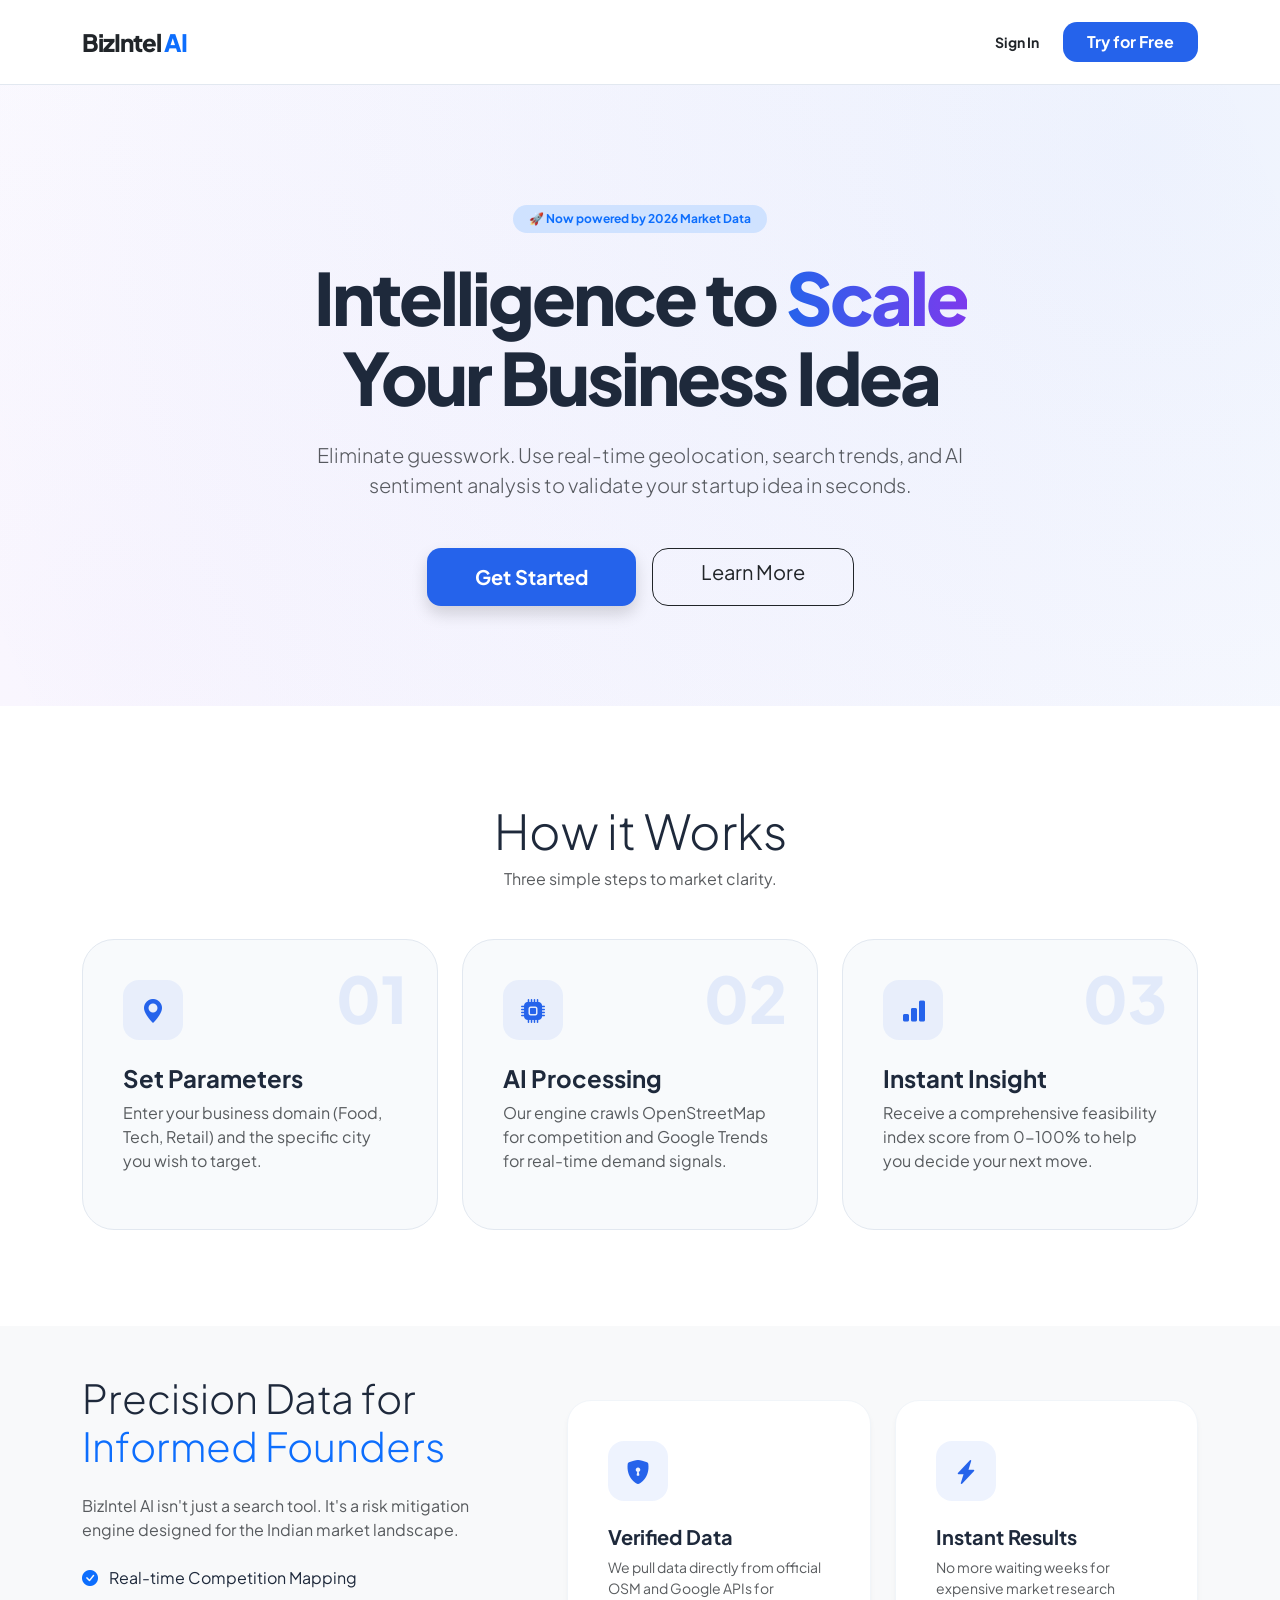
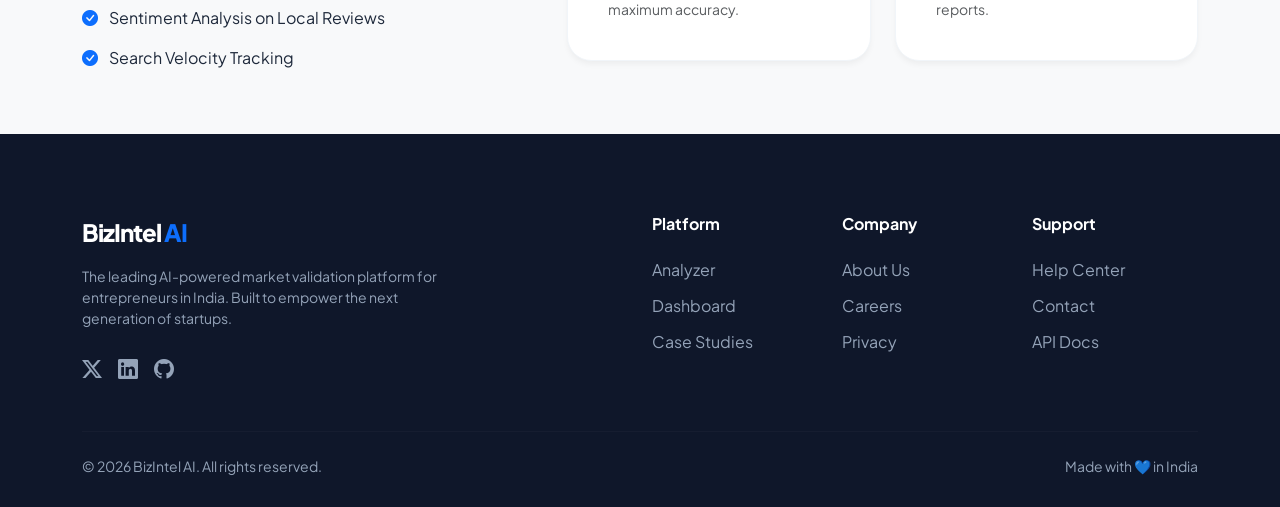
<file: templates/index.html>
<!DOCTYPE html>
<html lang="en">
<head>
    <meta charset="UTF-8">
    <meta name="viewport" content="width=device-width, initial-scale=1.0">
    <title>BizIntel AI | Smart Business Analyzer</title>
    <link href="https://fonts.googleapis.com/css2?family=Plus+Jakarta+Sans:wght@400;600;700;800&display=swap" rel="stylesheet">
    <link href="https://cdn.jsdelivr.net/npm/bootstrap@5.3.0/dist/css/bootstrap.min.css" rel="stylesheet">
    <link rel="stylesheet" href="https://cdn.jsdelivr.net/npm/bootstrap-icons@1.11.0/font/bootstrap-icons.css">
    
    <style>
        :root {
            --primary-blue: #2563eb;
            --soft-bg: #f8fafc;
            --dark-navy: #0f172a;
        }

        body {
            font-family: 'Plus Jakarta Sans', sans-serif;
            background-color: #ffffff;
            color: #1e293b;
            scroll-behavior: smooth;
        }

        /* --- NAVBAR --- */
        .navbar-custom {
            backdrop-filter: blur(12px);
            background: rgba(255, 255, 255, 0.9);
            border-bottom: 1px solid #e2e8f0;
            padding: 1.2rem 0;
        }

        .logo-text { font-weight: 800; font-size: 1.5rem; letter-spacing: -1px; }

        /* --- HERO SECTION --- */
        .hero-section {
            padding: 120px 0 100px;
            background: radial-gradient(circle at 90% 10%, rgba(37, 99, 235, 0.08), transparent),
                        radial-gradient(circle at 10% 90%, rgba(124, 58, 237, 0.05), transparent);
        }

        .hero-title {
            font-size: clamp(2.5rem, 6vw, 4.5rem);
            font-weight: 800;
            line-height: 1.1;
            letter-spacing: -3px;
            margin-bottom: 1.5rem;
        }

        .hero-title span {
            background: linear-gradient(90deg, #2563eb, #7c3aed);
            -webkit-background-clip: text;
            -webkit-text-fill-color: transparent;
        }

        /* --- HOW IT WORKS --- */
        .step-card {
            padding: 40px;
            border-radius: 32px;
            background: var(--soft-bg);
            border: 1px solid #e2e8f0;
            position: relative;
            height: 100%;
        }

        .step-number {
            font-weight: 800;
            font-size: 4rem;
            color: rgba(37, 99, 235, 0.1);
            position: absolute;
            top: 10px;
            right: 30px;
        }

        /* --- FEATURES --- */
        .feature-card {
            background: #ffffff;
            border: 1px solid #f1f5f9;
            border-radius: 24px;
            padding: 2.5rem;
            transition: all 0.4s cubic-bezier(0.4, 0, 0.2, 1);
            box-shadow: 0 4px 6px -1px rgba(0, 0, 0, 0.05);
        }

        .feature-card:hover {
            transform: translateY(-12px);
            box-shadow: 0 25px 50px -12px rgba(0, 0, 0, 0.08);
            border-color: var(--primary-blue);
        }

        .icon-circle {
            width: 60px;
            height: 60px;
            background: rgba(37, 99, 235, 0.08);
            color: var(--primary-blue);
            border-radius: 16px;
            display: flex;
            align-items: center;
            justify-content: center;
            font-size: 1.5rem;
            margin-bottom: 1.5rem;
        }

        /* --- FOOTER --- */
        .footer-main {
            background: var(--dark-navy);
            color: #94a3b8;
            padding: 80px 0 30px;
        }

        .footer-title { color: #ffffff; font-weight: 700; margin-bottom: 25px; }
        .footer-link { color: #94a3b8; text-decoration: none; transition: 0.3s; display: block; margin-bottom: 12px; }
        .footer-link:hover { color: #ffffff; padding-left: 5px; }

        .btn-primary-custom {
            background: var(--primary-blue);
            color: white;
            padding: 14px 32px;
            border-radius: 14px;
            font-weight: 700;
            border: none;
            transition: 0.3s;
        }

        .btn-primary-custom:hover {
            background: #1d4ed8;
            box-shadow: 0 12px 20px -5px rgba(37, 99, 235, 0.4);
        }
    </style>
</head>
<body>

    <nav class="navbar navbar-expand-lg navbar-custom sticky-top">
        <div class="container">
            <a class="navbar-brand logo-text text-dark" href="/">
                BizIntel <span class="text-primary">AI</span>
            </a>
            <div class="ms-auto d-flex align-items-center gap-4">
                <a href="/login" class="text-dark fw-bold text-decoration-none small">Sign In</a>
                <a href="/register" class="btn btn-primary-custom px-4 py-2 small">Try for Free</a>
            </div>
        </div>
    </nav>

    <header class="hero-section">
        <div class="container text-center">
            <span class="badge rounded-pill bg-primary-subtle text-primary px-3 py-2 fw-bold mb-4">
                🚀 Now powered by 2026 Market Data
            </span>
            <h1 class="hero-title mx-auto" style="max-width: 1000px;">
                Intelligence to <span>Scale</span> <br>Your Business Idea
            </h1>
            <p class="lead text-muted mb-5 mx-auto" style="max-width: 650px; font-size: 1.25rem;">
                Eliminate guesswork. Use real-time geolocation, search trends, and AI sentiment analysis to validate your startup idea in seconds.
            </p>
            <div class="d-flex justify-content-center gap-3">
                <a href="/login" class="btn btn-primary-custom btn-lg px-5 shadow">Get Started</a>
                <a href="#how-it-works" class="btn btn-outline-dark btn-lg px-5 rounded-4">Learn More</a>
            </div>
        </div>
    </header>

    <section id="how-it-works" class="py-5">
        <div class="container py-5">
            <div class="text-center mb-5">
                <h2 class="fw-800 display-5">How it Works</h2>
                <p class="text-muted">Three simple steps to market clarity.</p>
            </div>
            <div class="row g-4">
                <div class="col-md-4">
                    <div class="step-card">
                        <span class="step-number">01</span>
                        <div class="icon-circle"><i class="bi bi-geo-alt-fill"></i></div>
                        <h4 class="fw-bold">Set Parameters</h4>
                        <p class="text-muted">Enter your business domain (Food, Tech, Retail) and the specific city you wish to target.</p>
                    </div>
                </div>
                <div class="col-md-4">
                    <div class="step-card">
                        <span class="step-number">02</span>
                        <div class="icon-circle"><i class="bi bi-cpu-fill"></i></div>
                        <h4 class="fw-bold">AI Processing</h4>
                        <p class="text-muted">Our engine crawls OpenStreetMap for competition and Google Trends for real-time demand signals.</p>
                    </div>
                </div>
                <div class="col-md-4">
                    <div class="step-card">
                        <span class="step-number">03</span>
                        <div class="icon-circle"><i class="bi bi-bar-chart-fill"></i></div>
                        <h4 class="fw-bold">Instant Insight</h4>
                        <p class="text-muted">Receive a comprehensive feasibility index score from 0-100% to help you decide your next move.</p>
                    </div>
                </div>
            </div>
        </div>
    </section>

    <section class="py-5 bg-light">
        <div class="container">
            <div class="row g-5 align-items-center">
                <div class="col-lg-5">
                    <h2 class="display-6 fw-800 mb-4">Precision Data for <br><span class="text-primary">Informed Founders</span></h2>
                    <p class="text-muted mb-4">BizIntel AI isn't just a search tool. It's a risk mitigation engine designed for the Indian market landscape.</p>
                    <ul class="list-unstyled">
                        <li class="mb-3"><i class="bi bi-check-circle-fill text-primary me-2"></i> Real-time Competition Mapping</li>
                        <li class="mb-3"><i class="bi bi-check-circle-fill text-primary me-2"></i> Sentiment Analysis on Local Reviews</li>
                        <li class="mb-3"><i class="bi bi-check-circle-fill text-primary me-2"></i> Search Velocity Tracking</li>
                    </ul>
                </div>
                <div class="col-lg-7">
                    <div class="row g-4">
                        <div class="col-md-6">
                            <div class="feature-card">
                                <div class="icon-circle"><i class="bi bi-shield-lock-fill"></i></div>
                                <h5 class="fw-bold">Verified Data</h5>
                                <p class="small text-muted mb-0">We pull data directly from official OSM and Google APIs for maximum accuracy.</p>
                            </div>
                        </div>
                        <div class="col-md-6">
                            <div class="feature-card">
                                <div class="icon-circle"><i class="bi bi-lightning-charge-fill"></i></div>
                                <h5 class="fw-bold">Instant Results</h5>
                                <p class="small text-muted mb-0">No more waiting weeks for expensive market research reports.</p>
                            </div>
                        </div>
                    </div>
                </div>
            </div>
        </div>
    </section>

    <footer class="footer-main">
        <div class="container">
            <div class="row g-4">
                <div class="col-lg-4">
                    <a class="navbar-brand logo-text text-white mb-3 d-block" href="#">
                        BizIntel <span class="text-primary">AI</span>
                    </a>
                    <p class="small">The leading AI-powered market validation platform for entrepreneurs in India. Built to empower the next generation of startups.</p>
                    <div class="d-flex gap-3 fs-5 mt-4">
                        <i class="bi bi-twitter-x"></i>
                        <i class="bi bi-linkedin"></i>
                        <i class="bi bi-github"></i>
                    </div>
                </div>
                <div class="col-md-2 offset-lg-2">
                    <h6 class="footer-title">Platform</h6>
                    <a href="/analysis" class="footer-link">Analyzer</a>
                    <a href="/dashboard" class="footer-link">Dashboard</a>
                    <a href="/reports" class="footer-link">Case Studies</a>
                </div>
                <div class="col-md-2">
                    <h6 class="footer-title">Company</h6>
                    <a href="/about" class="footer-link">About Us</a>
                    <a href="/careers" class="footer-link">Careers</a>
                    <a href="/privacy" class="footer-link">Privacy</a>
                </div>
                <div class="col-md-2">
                    <h6 class="footer-title">Support</h6>
                    <a href="#" class="footer-link">Help Center</a>
                    <a href="#" class="footer-link">Contact</a>
                    <a href="#" class="footer-link">API Docs</a>
                </div>
            </div>
            <hr class="mt-5 mb-4" style="border-color: rgba(255,255,255,0.1);">
            <div class="row align-items-center">
                <div class="col-md-6 text-center text-md-start">
                    <p class="small mb-0">&copy; 2026 BizIntel AI. All rights reserved.</p>
                </div>
                <div class="col-md-6 text-center text-md-end">
                    <p class="small mb-0">Made with 💙 in India</p>
                </div>
            </div>
        </div>
    </footer>

    <script src="https://cdn.jsdelivr.net/npm/bootstrap@5.3.0/dist/js/bootstrap.bundle.min.js"></script>
</body>
</html>
</file>
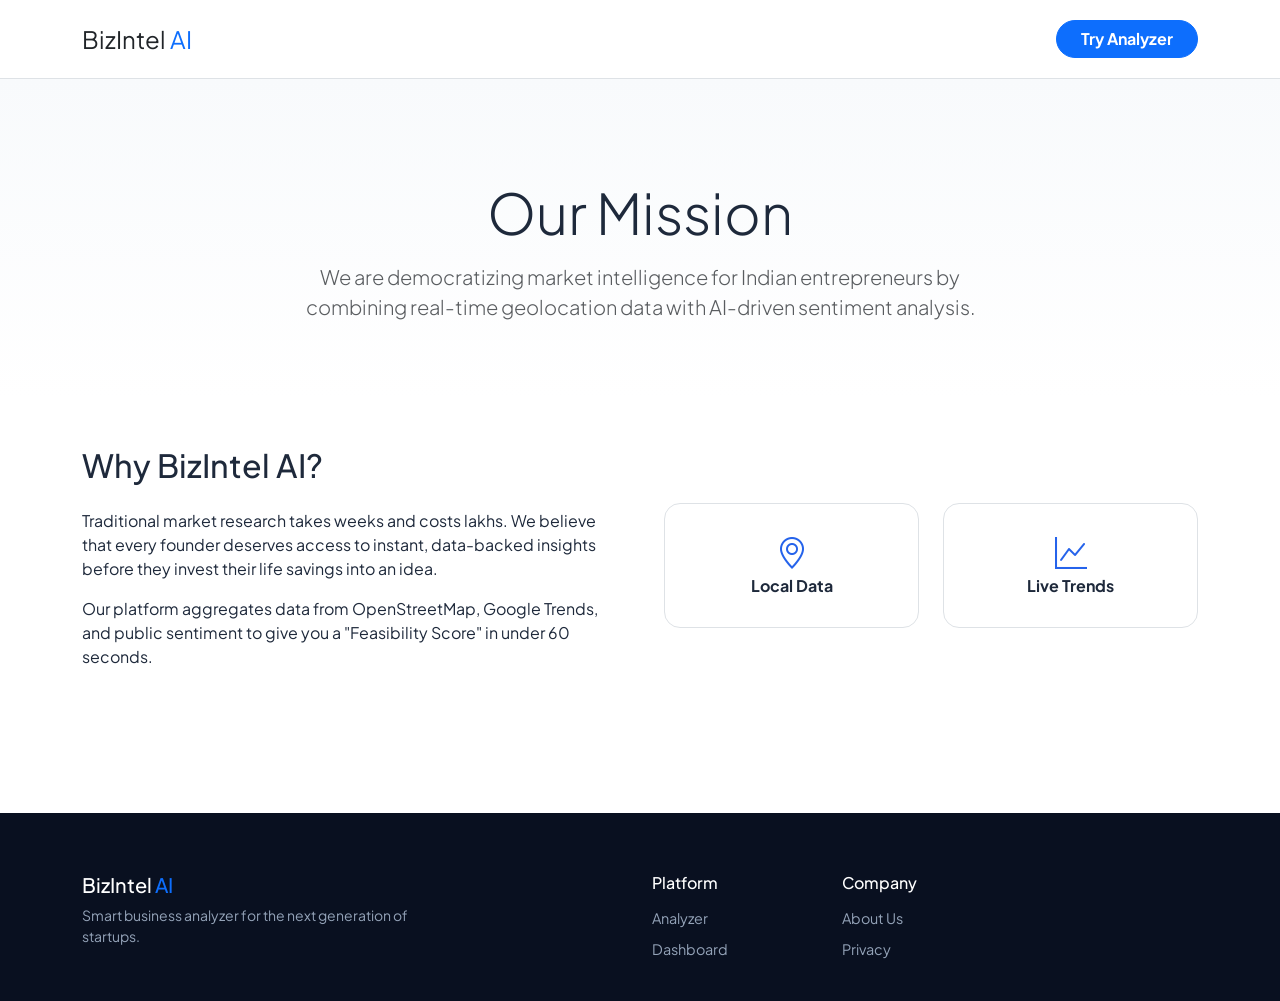
<file: templates/about.html>
<!DOCTYPE html>
<html lang="en">
<head>
    <meta charset="UTF-8">
    <meta name="viewport" content="width=device-width, initial-scale=1.0">
    <title>About Us | BizIntel AI</title>
    <link href="https://fonts.googleapis.com/css2?family=Plus+Jakarta+Sans:wght@400;600;700;800&display=swap" rel="stylesheet">
    <link href="https://cdn.jsdelivr.net/npm/bootstrap@5.3.0/dist/css/bootstrap.min.css" rel="stylesheet">
    <link rel="stylesheet" href="https://cdn.jsdelivr.net/npm/bootstrap-icons@1.11.0/font/bootstrap-icons.css">
    <style>
        :root { --primary-blue: #2563eb; --dark-navy: #091020; }
        body { font-family: 'Plus Jakarta Sans', sans-serif; background-color: #ffffff; color: #1e293b; }
        .hero-about { padding: 100px 0 60px; background: linear-gradient(to bottom, #f8fafc, #ffffff); }
        .feature-icon { font-size: 2rem; color: var(--primary-blue); margin-bottom: 20px; }
        .footer-main { background-color: var(--dark-navy); color: #94a3b8; padding: 60px 0 30px; margin-top: 80px; }
        .footer-link { color: #94a3b8; text-decoration: none; display: block; margin-bottom: 10px; font-size: 0.9rem; }
    </style>
</head>
<body>

    <nav class="navbar navbar-expand-lg border-bottom py-3 sticky-top bg-white">
        <div class="container">
            <a class="navbar-brand fw-800 fs-4 text-dark" href="/">BizIntel <span class="text-primary">AI</span></a>
            <div class="ms-auto"><a href="/analysis" class="btn btn-primary rounded-pill px-4 fw-bold">Try Analyzer</a></div>
        </div>
    </nav>

    <header class="hero-about text-center">
        <div class="container">
            <h1 class="display-4 fw-800 mb-3">Our Mission</h1>
            <p class="lead text-muted mx-auto" style="max-width: 700px;">We are democratizing market intelligence for Indian entrepreneurs by combining real-time geolocation data with AI-driven sentiment analysis.</p>
        </div>
    </header>

    <section class="py-5">
        <div class="container">
            <div class="row g-5 align-items-center">
                <div class="col-lg-6">
                    <h2 class="fw-800 mb-4">Why BizIntel AI?</h2>
                    <p>Traditional market research takes weeks and costs lakhs. We believe that every founder deserves access to instant, data-backed insights before they invest their life savings into an idea.</p>
                    <p>Our platform aggregates data from OpenStreetMap, Google Trends, and public sentiment to give you a "Feasibility Score" in under 60 seconds.</p>
                </div>
                <div class="col-lg-6">
                    <div class="row g-4 text-center">
                        <div class="col-6"><div class="p-4 border rounded-4"><i class="bi bi-geo-alt feature-icon"></i><h6 class="fw-bold">Local Data</h6></div></div>
                        <div class="col-6"><div class="p-4 border rounded-4"><i class="bi bi-graph-up feature-icon"></i><h6 class="fw-bold">Live Trends</h6></div></div>
                    </div>
                </div>
            </div>
        </div>
    </section>

    <footer class="footer-main">
        <div class="container">
            <div class="row g-4">
                <div class="col-lg-4"><h5 class="text-white fw-800">BizIntel <span class="text-primary">AI</span></h5><p class="small">Smart business analyzer for the next generation of startups.</p></div>
                <div class="col-md-2 offset-lg-2"><h6 class="text-white mb-3">Platform</h6><a href="/analysis" class="footer-link">Analyzer</a><a href="/dashboard" class="footer-link">Dashboard</a></div>
                <div class="col-md-2"><h6 class="text-white mb-3">Company</h6><a href="/about" class="footer-link">About Us</a><a href="/privacy" class="footer-link">Privacy</a></div>
            </div>
        </div>
    </footer>
</body>
</html>
</file>
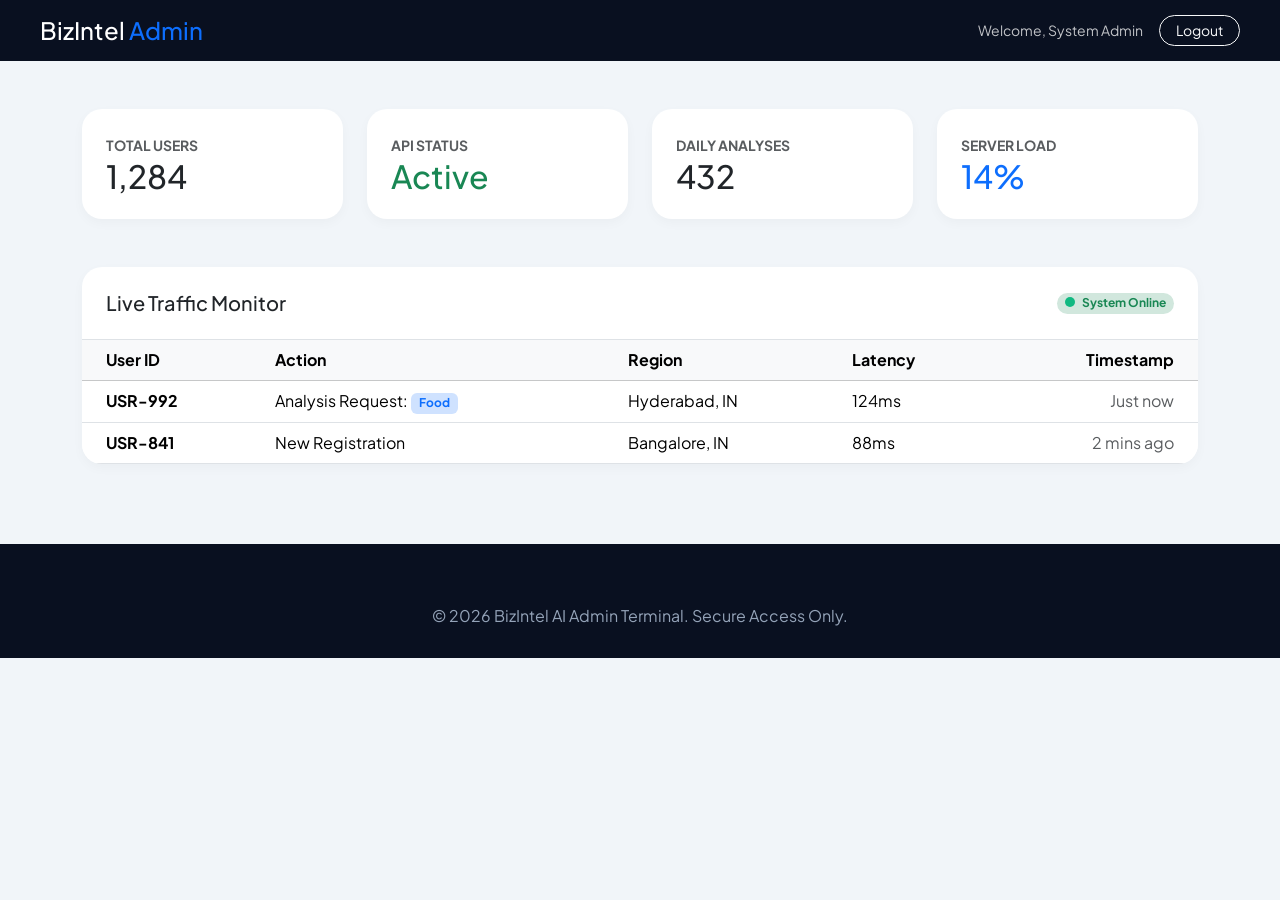
<file: templates/admin_monitor.html>
<!DOCTYPE html>
<html lang="en">
<head>
    <meta charset="UTF-8">
    <meta name="viewport" content="width=device-width, initial-scale=1.0">
    <title>Admin Monitor | BizIntel AI</title>
    <link href="https://fonts.googleapis.com/css2?family=Plus+Jakarta+Sans:wght@400;600;700;800&display=swap" rel="stylesheet">
    <link href="https://cdn.jsdelivr.net/npm/bootstrap@5.3.0/dist/css/bootstrap.min.css" rel="stylesheet">
    <link rel="stylesheet" href="https://cdn.jsdelivr.net/npm/bootstrap-icons@1.11.0/font/bootstrap-icons.css">
    <style>
        :root { --primary-blue: #2563eb; --dark-navy: #091020; }
        body { background-color: #f1f5f9; font-family: 'Plus Jakarta Sans', sans-serif; }
        .admin-nav { background: var(--dark-navy); color: white; padding: 15px 40px; }
        .stat-card { background: white; border-radius: 20px; border: none; box-shadow: 0 4px 12px rgba(0,0,0,0.03); transition: 0.3s; }
        .stat-card:hover { transform: translateY(-5px); }
        .status-dot { height: 10px; width: 10px; background-color: #10b981; border-radius: 50%; display: inline-block; margin-right: 5px; }
        .footer-main { background-color: var(--dark-navy); color: #94a3b8; padding: 60px 0 30px; margin-top: 80px; }
        .footer-link { color: #94a3b8; text-decoration: none; display: block; margin-bottom: 10px; font-size: 0.9rem; }
    </style>
</head>
<body>

    <nav class="admin-nav d-flex justify-content-between align-items-center">
        <h4 class="mb-0 fw-800">BizIntel <span class="text-primary">Admin</span></h4>
        <div class="d-flex align-items-center gap-3">
            <span class="small opacity-75">Welcome, System Admin</span>
            <a href="/logout" class="btn btn-outline-light btn-sm rounded-pill px-3">Logout</a>
        </div>
    </nav>

    <div class="container mt-5">
        <div class="row g-4 mb-5">
            <div class="col-md-3">
                <div class="stat-card p-4">
                    <small class="text-muted fw-bold">TOTAL USERS</small>
                    <h2 class="fw-800 mb-0">1,284</h2>
                </div>
            </div>
            <div class="col-md-3">
                <div class="stat-card p-4">
                    <small class="text-muted fw-bold">API STATUS</small>
                    <h2 class="fw-800 mb-0 text-success">Active</h2>
                </div>
            </div>
            <div class="col-md-3">
                <div class="stat-card p-4">
                    <small class="text-muted fw-bold">DAILY ANALYSES</small>
                    <h2 class="fw-800 mb-0">432</h2>
                </div>
            </div>
            <div class="col-md-3">
                <div class="stat-card p-4">
                    <small class="text-muted fw-bold">SERVER LOAD</small>
                    <h2 class="fw-800 mb-0 text-primary">14%</h2>
                </div>
            </div>
        </div>

        <div class="card stat-card p-0 overflow-hidden">
            <div class="p-4 border-bottom d-flex justify-content-between align-items-center">
                <h5 class="fw-800 mb-0">Live Traffic Monitor</h5>
                <span class="badge bg-success-subtle text-success rounded-pill"><span class="status-dot"></span> System Online</span>
            </div>
            <div class="table-responsive">
                <table class="table table-hover mb-0">
                    <thead class="table-light">
                        <tr>
                            <th class="ps-4">User ID</th>
                            <th>Action</th>
                            <th>Region</th>
                            <th>Latency</th>
                            <th class="text-end pe-4">Timestamp</th>
                        </tr>
                    </thead>
                    <tbody>
                        <tr>
                            <td class="ps-4 fw-bold">USR-992</td>
                            <td>Analysis Request: <span class="badge bg-primary-subtle text-primary">Food</span></td>
                            <td>Hyderabad, IN</td>
                            <td>124ms</td>
                            <td class="text-end pe-4 text-muted">Just now</td>
                        </tr>
                        <tr>
                            <td class="ps-4 fw-bold">USR-841</td>
                            <td>New Registration</td>
                            <td>Bangalore, IN</td>
                            <td>88ms</td>
                            <td class="text-end pe-4 text-muted">2 mins ago</td>
                        </tr>
                    </tbody>
                </table>
            </div>
        </div>
    </div>

    <footer class="footer-main">
        <div class="container text-center">
            <p class="mb-0">© 2026 BizIntel AI Admin Terminal. Secure Access Only.</p>
        </div>
    </footer>

</body>
</html>
</file>
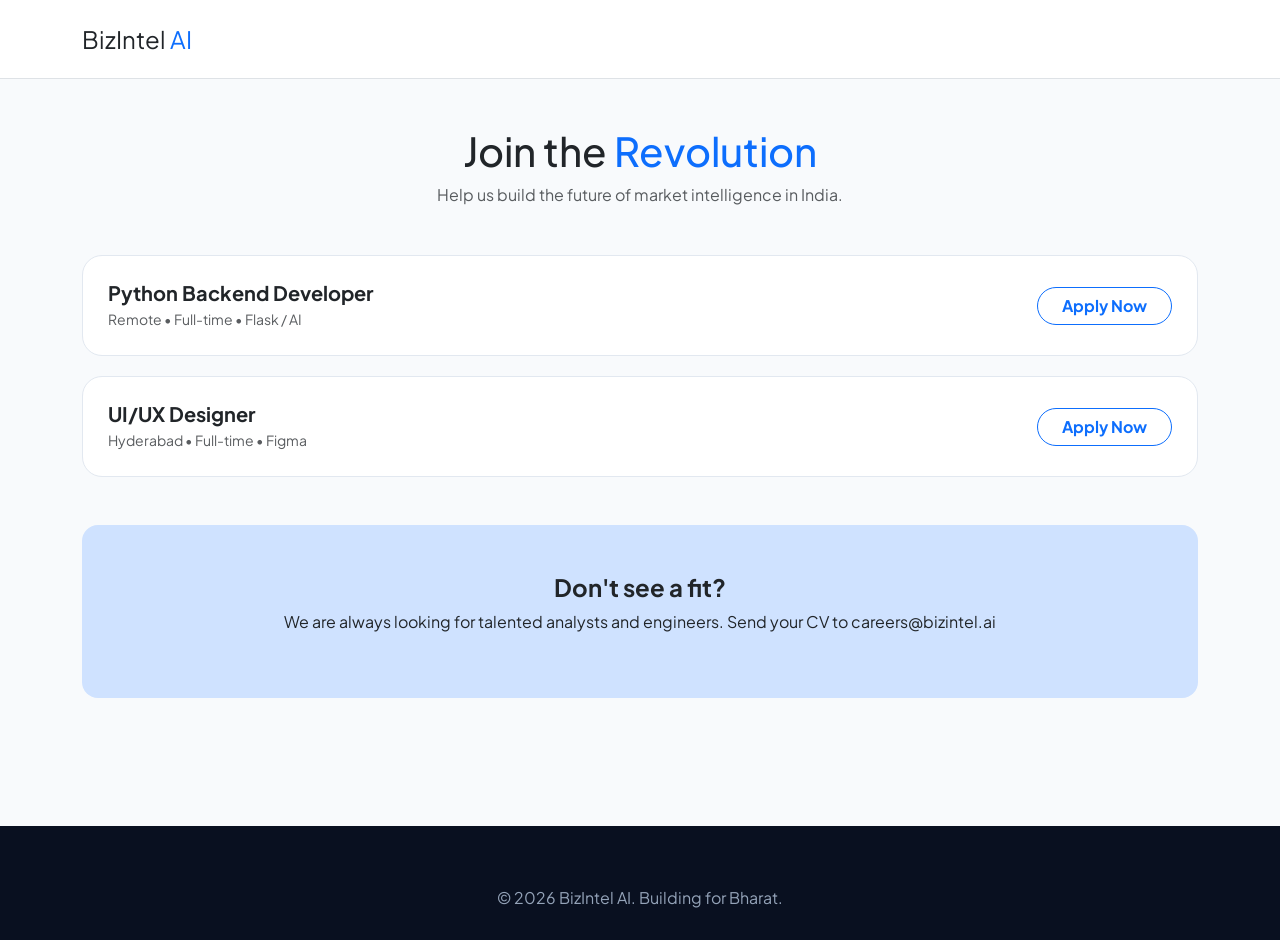
<file: templates/careers.html>
<!DOCTYPE html>
<html lang="en">
<head>
    <meta charset="UTF-8">
    <meta name="viewport" content="width=device-width, initial-scale=1.0">
    <title>Careers | BizIntel AI</title>
    <link href="https://fonts.googleapis.com/css2?family=Plus+Jakarta+Sans:wght@400;600;700;800&display=swap" rel="stylesheet">
    <link href="https://cdn.jsdelivr.net/npm/bootstrap@5.3.0/dist/css/bootstrap.min.css" rel="stylesheet">
    <link rel="stylesheet" href="https://cdn.jsdelivr.net/npm/bootstrap-icons@1.11.0/font/bootstrap-icons.css">
    <style>
        :root { --primary-blue: #2563eb; --dark-navy: #091020; }
        body { font-family: 'Plus Jakarta Sans', sans-serif; background-color: #f8fafc; }
        .job-card { background: white; border-radius: 20px; padding: 25px; border: 1px solid #e2e8f0; transition: 0.3s; margin-bottom: 20px; }
        .job-card:hover { border-color: var(--primary-blue); transform: translateY(-5px); }
        .footer-main { background-color: var(--dark-navy); color: #94a3b8; padding: 60px 0 30px; margin-top: 80px; }
    </style>
</head>
<body>
    <nav class="navbar navbar-expand-lg border-bottom py-3 bg-white">
        <div class="container"><a class="navbar-brand fw-800 fs-4 text-dark" href="/">BizIntel <span class="text-primary">AI</span></a></div>
    </nav>

    <div class="container py-5">
        <div class="text-center mb-5">
            <h1 class="fw-800">Join the <span class="text-primary">Revolution</span></h1>
            <p class="text-muted">Help us build the future of market intelligence in India.</p>
        </div>

        <div class="job-card d-flex justify-content-between align-items-center">
            <div><h5 class="fw-bold mb-1">Python Backend Developer</h5><p class="text-muted small mb-0">Remote • Full-time • Flask / AI</p></div>
            <button class="btn btn-outline-primary fw-bold rounded-pill px-4">Apply Now</button>
        </div>

        <div class="job-card d-flex justify-content-between align-items-center">
            <div><h5 class="fw-bold mb-1">UI/UX Designer</h5><p class="text-muted small mb-0">Hyderabad • Full-time • Figma</p></div>
            <button class="btn btn-outline-primary fw-bold rounded-pill px-4">Apply Now</button>
        </div>

        <div class="text-center mt-5 p-5 bg-primary-subtle rounded-4">
            <h4 class="fw-bold">Don't see a fit?</h4>
            <p>We are always looking for talented analysts and engineers. Send your CV to careers@bizintel.ai</p>
        </div>
    </div>

    <footer class="footer-main">
        <div class="container text-center"><p class="mb-0">© 2026 BizIntel AI. Building for Bharat.</p></div>
    </footer>
</body>
</html>
</file>
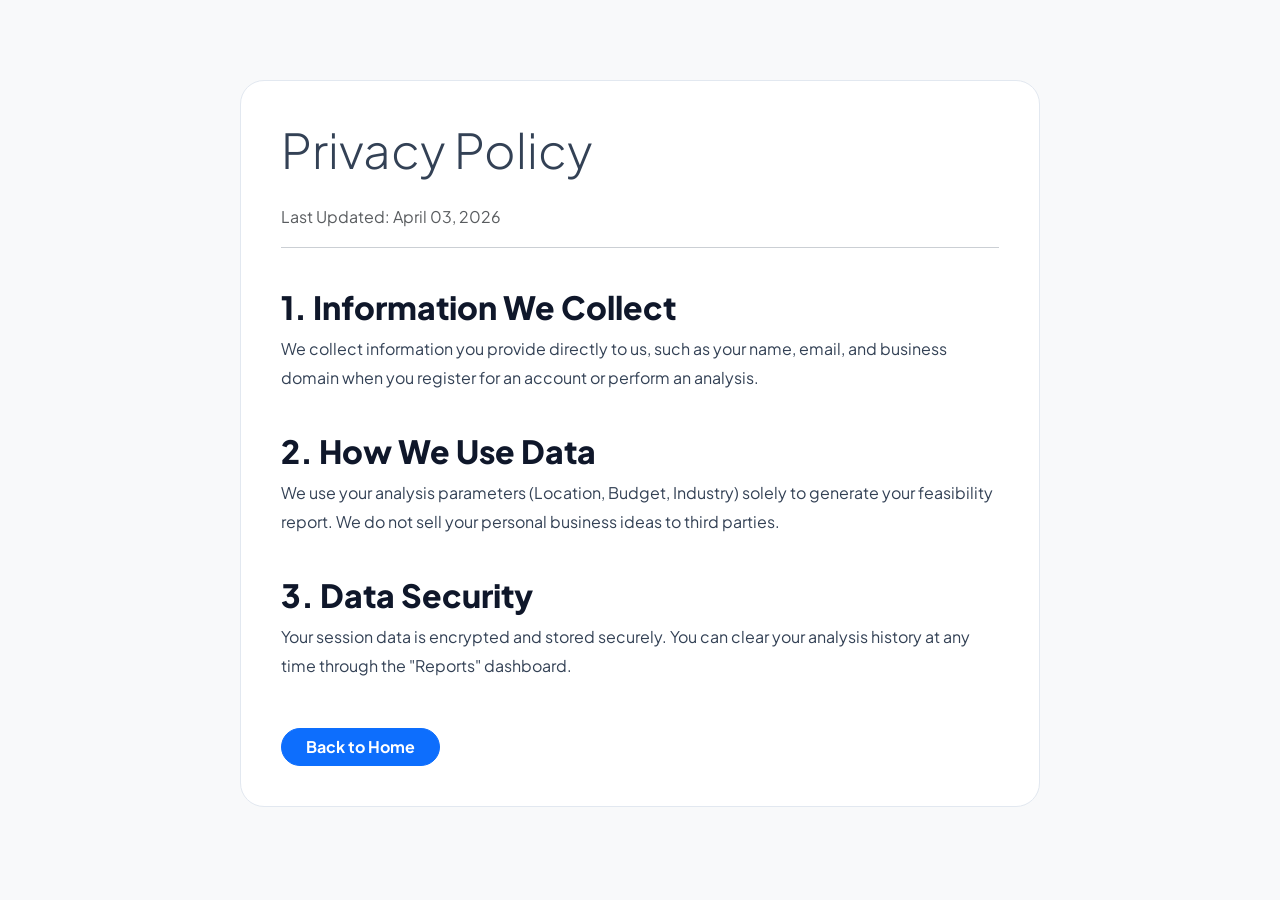
<file: templates/privacy.html>
<!DOCTYPE html>
<html lang="en">
<head>
    <meta charset="UTF-8">
    <meta name="viewport" content="width=device-width, initial-scale=1.0">
    <title>Privacy Policy | BizIntel AI</title>
    <link href="https://fonts.googleapis.com/css2?family=Plus+Jakarta+Sans:wght@400;600;700;800&display=swap" rel="stylesheet">
    <link href="https://cdn.jsdelivr.net/npm/bootstrap@5.3.0/dist/css/bootstrap.min.css" rel="stylesheet">
    <style>
        body { font-family: 'Plus Jakarta Sans', sans-serif; line-height: 1.8; color: #334155; }
        .policy-container { max-width: 800px; margin: 80px auto; padding: 40px; background: #fff; border-radius: 24px; border: 1px solid #e2e8f0; }
        h2 { font-weight: 800; color: #0f172a; margin-top: 40px; }
    </style>
</head>
<body class="bg-light">
    <div class="policy-container">
        <h1 class="fw-800 display-5 mb-4">Privacy Policy</h1>
        <p class="text-muted">Last Updated: April 03, 2026</p>
        <hr>
        <h2>1. Information We Collect</h2>
        <p>We collect information you provide directly to us, such as your name, email, and business domain when you register for an account or perform an analysis.</p>
        
        <h2>2. How We Use Data</h2>
        <p>We use your analysis parameters (Location, Budget, Industry) solely to generate your feasibility report. We do not sell your personal business ideas to third parties.</p>

        <h2>3. Data Security</h2>
        <p>Your session data is encrypted and stored securely. You can clear your analysis history at any time through the "Reports" dashboard.</p>
        
        <div class="mt-5"><a href="/" class="btn btn-primary fw-bold rounded-pill px-4">Back to Home</a></div>
    </div>
</body>
</html>
</file>
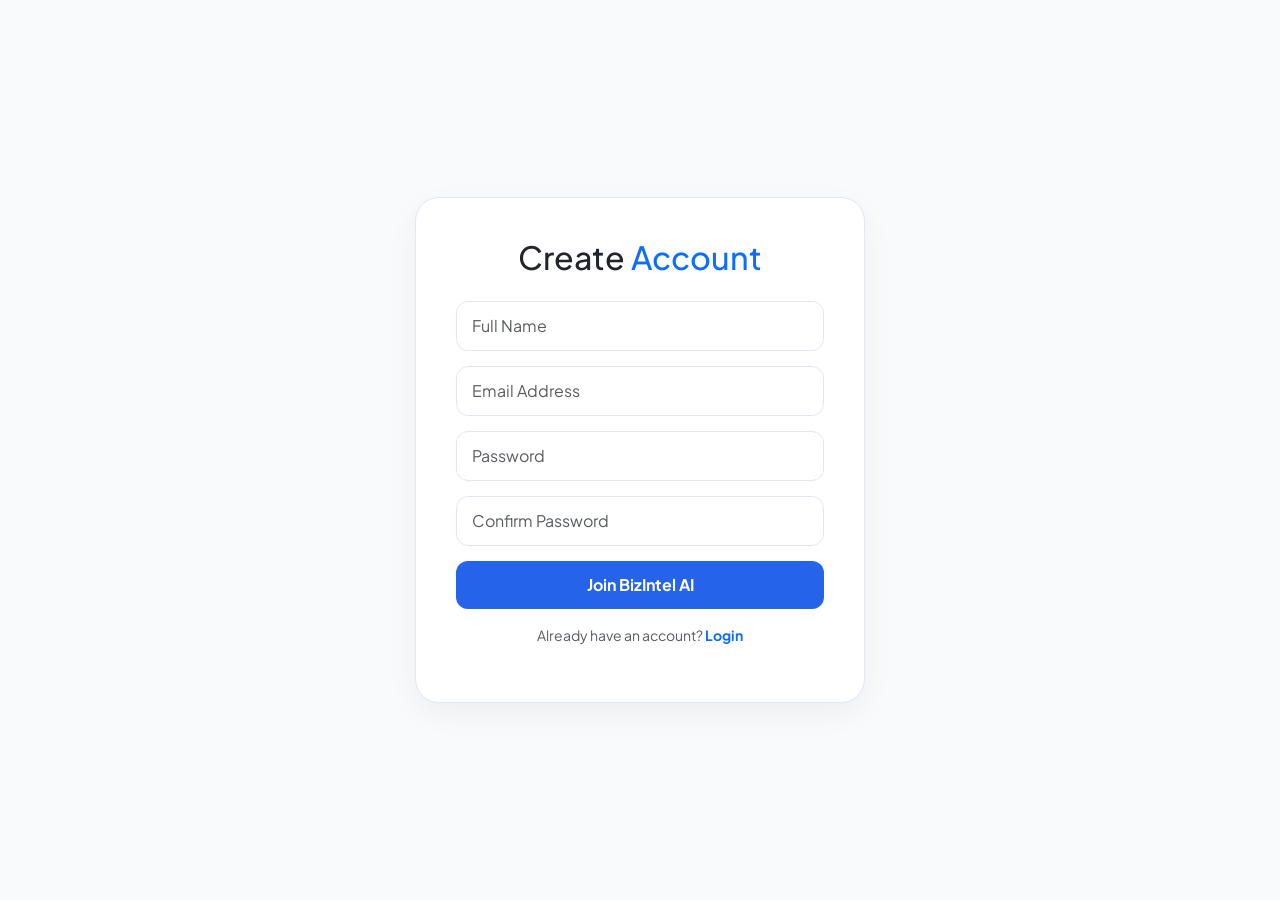
<file: templates/register.html>
<!DOCTYPE html>
<html lang="en">
<head>
    <meta charset="UTF-8">
    <meta name="viewport" content="width=device-width, initial-scale=1.0">
    <title>Register | BizIntel AI</title>
    <link href="https://fonts.googleapis.com/css2?family=Plus+Jakarta+Sans:wght@400;600;700;800&display=swap" rel="stylesheet">
    <link href="https://cdn.jsdelivr.net/npm/bootstrap@5.3.0/dist/css/bootstrap.min.css" rel="stylesheet">
    <style>
        body { background-color: #f8fafc; font-family: 'Plus Jakarta Sans', sans-serif; height: 100vh; display: flex; align-items: center; justify-content: center; }
        .auth-card { background: white; padding: 40px; border-radius: 24px; border: 1px solid #e2e8f0; box-shadow: 0 10px 30px rgba(0,0,0,0.05); width: 100%; max-width: 450px; }
        .form-control { border-radius: 12px; padding: 12px 15px; margin-bottom: 15px; border: 1px solid #e2e8f0; }
        .btn-primary { border-radius: 12px; padding: 12px; font-weight: 700; background: #2563eb; border: none; }
    </style>
</head>
<body>
    <div class="auth-card text-center">
        <h2 class="fw-800 mb-4">Create <span class="text-primary">Account</span></h2>
        <form action="/register" method="POST">
            <input type="text" name="name" class="form-control" placeholder="Full Name" required>
            <input type="email" name="email" class="form-control" placeholder="Email Address" required>
            <input type="password" name="password" class="form-control" placeholder="Password" required>
            <input type="password" name="confirm_password" class="form-control" placeholder="Confirm Password" required>
            <button type="submit" class="btn btn-primary w-100">Join BizIntel AI</button>
            <p class="mt-3 small text-muted">Already have an account? <a href="/login" class="text-primary fw-bold text-decoration-none">Login</a></p>
        </form>
    </div>
</body>
</html>
</file>
